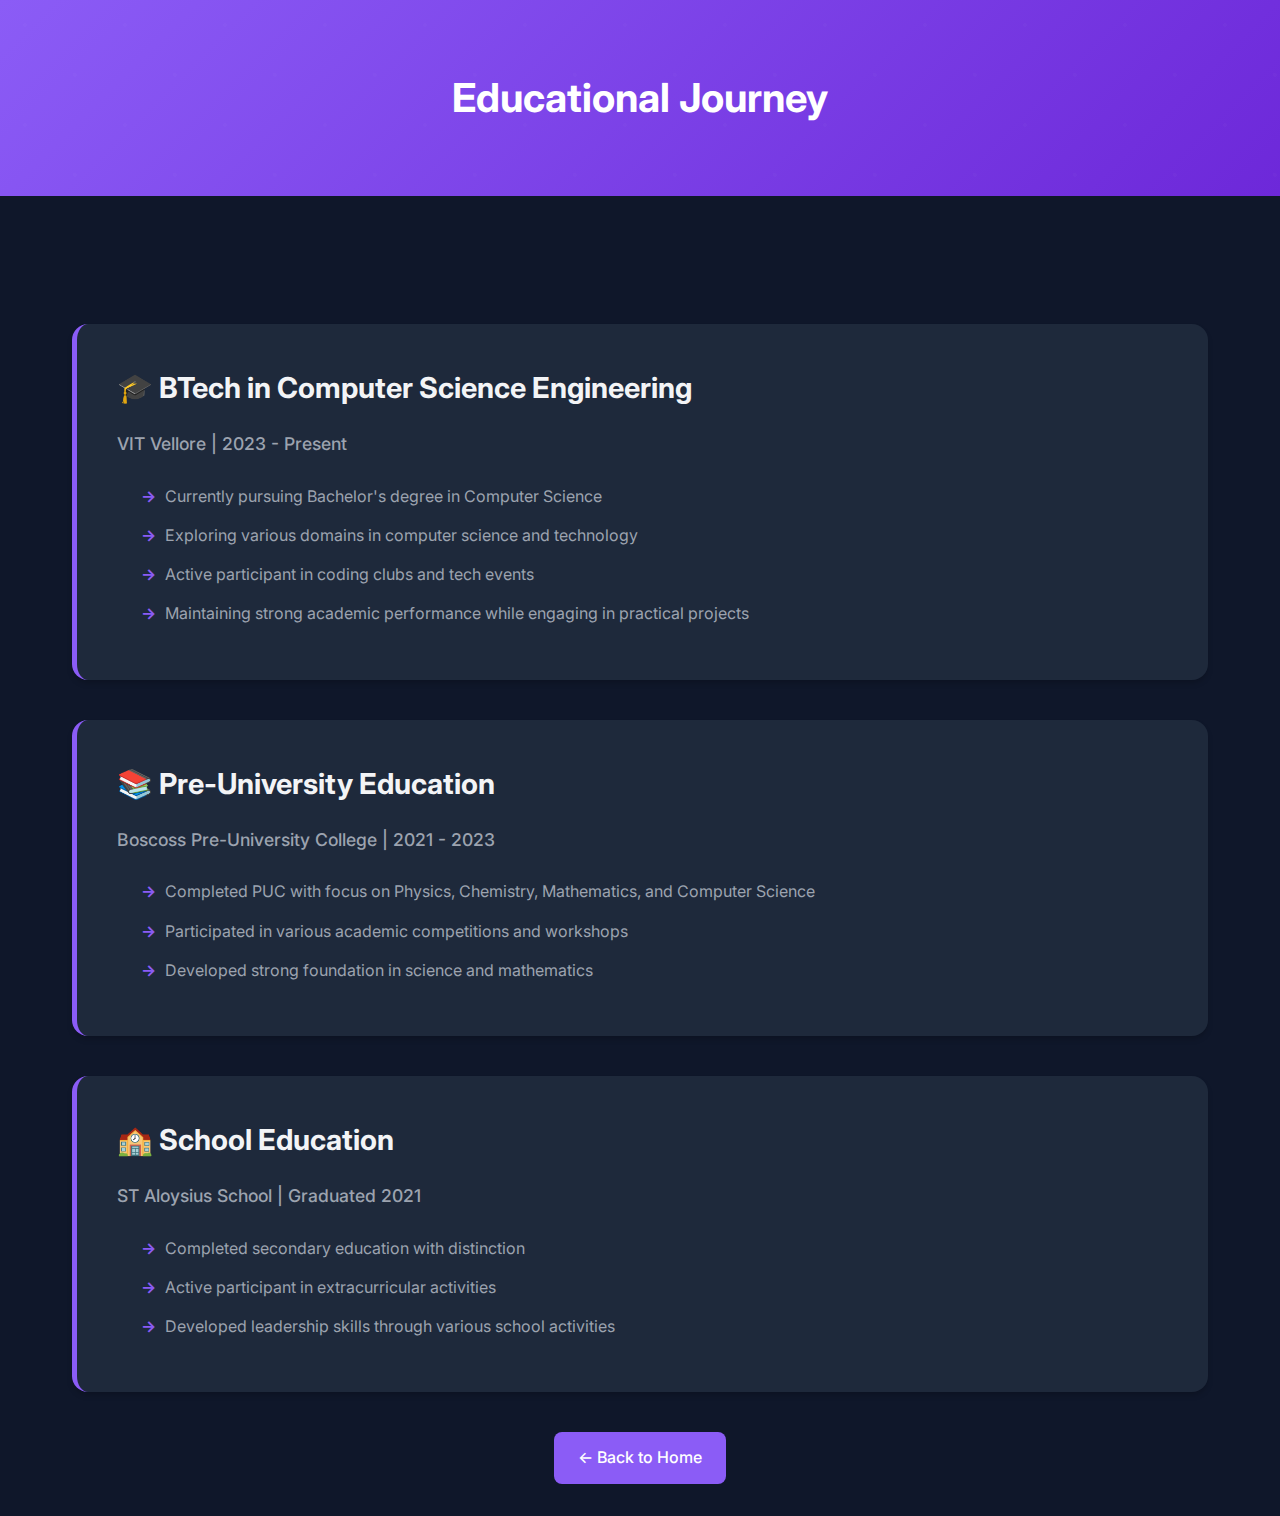
<file: Education.html>
<!DOCTYPE html>
<html lang="en">
  <head>
    <meta charset="UTF-8" />
    <meta name="viewport" content="width=device-width, initial-scale=1.0" />
    <title>Om Tilva - Education</title>
    <link
      href="https://fonts.googleapis.com/css2?family=Inter:wght@400;500;600;700;800&display=swap"
      rel="stylesheet"
    />
    <link rel="stylesheet" href="./main.css" />
    <link rel="stylesheet" href="./education.css" />
  </head>
  <body>
    <header class="header">
      <h1>Educational Journey</h1>
    </header>
    <div class="container">
      <div class="education-card">
        <h2>🎓 BTech in Computer Science Engineering</h2>
        <p>VIT Vellore | 2023 - Present</p>
        <ul>
          <li>Currently pursuing Bachelor's degree in Computer Science</li>
          <li>Exploring various domains in computer science and technology</li>
          <li>Active participant in coding clubs and tech events</li>
          <li>
            Maintaining strong academic performance while engaging in practical
            projects
          </li>
        </ul>
      </div>
      <div class="education-card">
        <h2>📚 Pre-University Education</h2>
        <p>Boscoss Pre-University College | 2021 - 2023</p>
        <ul>
          <li>
            Completed PUC with focus on Physics, Chemistry, Mathematics, and
            Computer Science
          </li>
          <li>Participated in various academic competitions and workshops</li>
          <li>Developed strong foundation in science and mathematics</li>
        </ul>
      </div>
      <div class="education-card">
        <h2>🏫 School Education</h2>
        <p>ST Aloysius School | Graduated 2021</p>
        <ul>
          <li>Completed secondary education with distinction</li>
          <li>Active participant in extracurricular activities</li>
          <li>Developed leadership skills through various school activities</li>
        </ul>
      </div>
      <center>
        <a href="index.html" class="back-button">← Back to Home</a>
      </center>
    </div>
  </body>
</html>
</file>
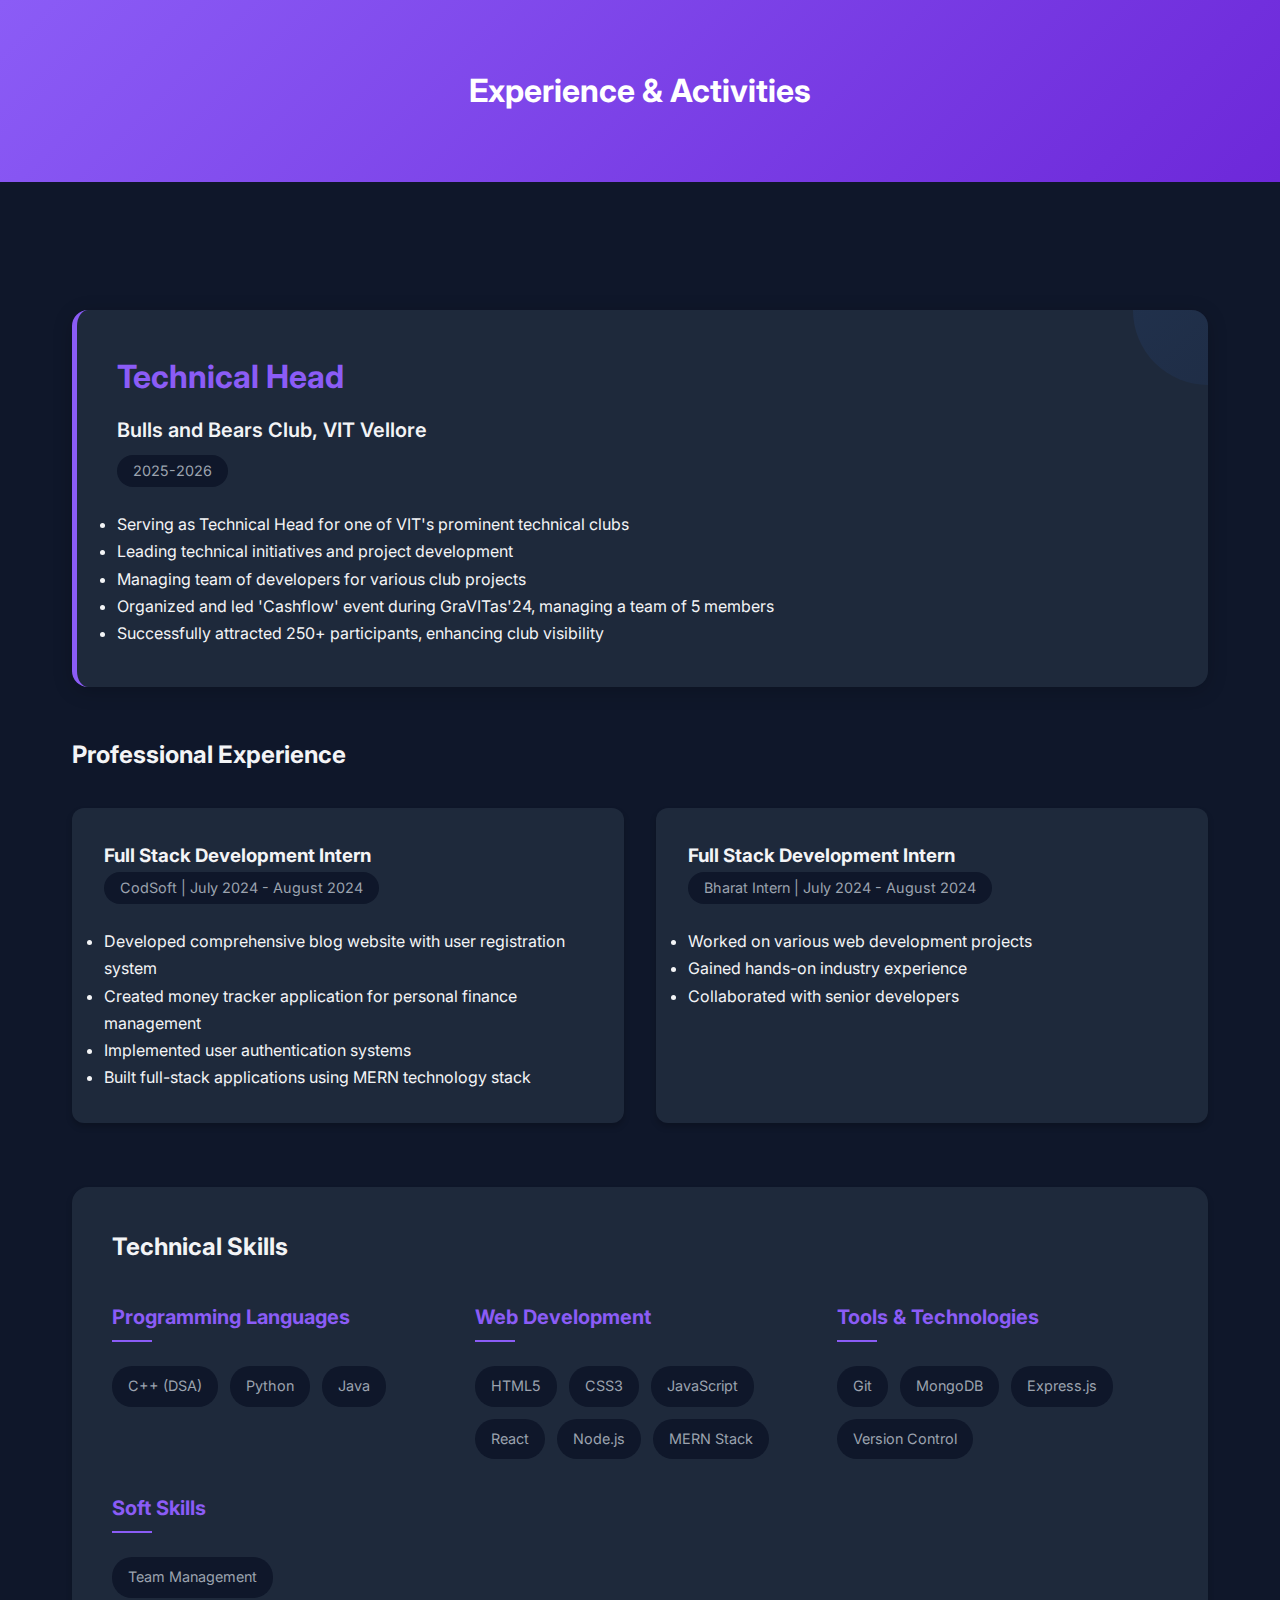
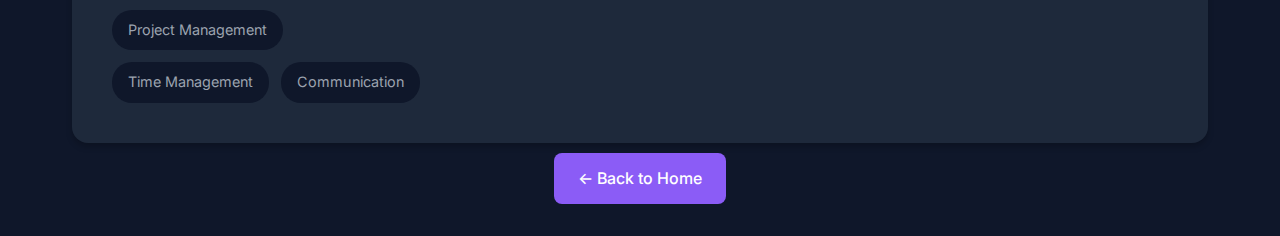
<file: Experience.html>
<!DOCTYPE html>
<html lang="en">
  <head>
    <meta charset="UTF-8" />
    <meta name="viewport" content="width=device-width, initial-scale=1.0" />
    <title>Om Tilva - Experience</title>
    <link
      href="https://fonts.googleapis.com/css2?family=Inter:wght@400;500;600;700;800&display=swap"
      rel="stylesheet"
    />
    <link rel="stylesheet" href="/main.css" />
    <link rel="stylesheet" href="/experience.css" />
  </head>
  <body>
    <header class="header">
      <h1>Experience & Activities</h1>
    </header>
    <div class="container">
      <div class="featured-role">
        <h2>Technical Head</h2>
        <div class="organization">Bulls and Bears Club, VIT Vellore</div>
        <div class="duration">2025-2026</div>
        <ul>
          <li>
            Serving as Technical Head for one of VIT's prominent technical clubs
          </li>
          <li>Leading technical initiatives and project development</li>
          <li>Managing team of developers for various club projects</li>
          <li>
            Organized and led 'Cashflow' event during GraVITas'24, managing a
            team of 5 members
          </li>
          <li>
            Successfully attracted 250+ participants, enhancing club visibility
          </li>
        </ul>
      </div>
      <div class="experience-section">
        <h2>Professional Experience</h2>
        <div class="experience-grid">
          <div class="experience-card">
            <h3>Full Stack Development Intern</h3>
            <div class="duration">CodSoft | July 2024 - August 2024</div>
            <ul>
              <li>
                Developed comprehensive blog website with user registration
                system
              </li>
              <li>
                Created money tracker application for personal finance
                management
              </li>
              <li>Implemented user authentication systems</li>
              <li>Built full-stack applications using MERN technology stack</li>
            </ul>
          </div>
          <div class="experience-card">
            <h3>Full Stack Development Intern</h3>
            <div class="duration">Bharat Intern | July 2024 - August 2024</div>
            <ul>
              <li>Worked on various web development projects</li>
              <li>Gained hands-on industry experience</li>
              <li>Collaborated with senior developers</li>
            </ul>
          </div>
        </div>
      </div>
      <div class="skills-section">
        <h2>Technical Skills</h2>
        <div class="skills-grid">
          <div class="skill-category">
            <h3>Programming Languages</h3>
            <div class="skill-tags">
              <span class="skill-tag">C++ (DSA)</span>
              <span class="skill-tag">Python</span>
              <span class="skill-tag">Java</span>
            </div>
          </div>
          <div class="skill-category">
            <h3>Web Development</h3>
            <div class="skill-tags">
              <span class="skill-tag">HTML5</span>
              <span class="skill-tag">CSS3</span>
              <span class="skill-tag">JavaScript</span>
              <span class="skill-tag">React</span>
              <span class="skill-tag">Node.js</span>
              <span class="skill-tag">MERN Stack</span>
            </div>
          </div>
          <div class="skill-category">
            <h3>Tools & Technologies</h3>
            <div class="skill-tags">
              <span class="skill-tag">Git</span>
              <span class="skill-tag">MongoDB</span>
              <span class="skill-tag">Express.js</span>
              <span class="skill-tag">Version Control</span>
            </div>
          </div>
          <div class="skill-category">
            <h3>Soft Skills</h3>
            <div class="skill-tags">
              <span class="skill-tag">Team Management</span>
              <span class="skill-tag">Project Management</span>
              <span class="skill-tag">Time Management</span>
              <span class="skill-tag">Communication</span>
            </div>
          </div>
        </div>
      </div>
      <center>
        <a href="index.html" class="back-button">← Back to Home</a>
      </center>
    </div>
  </body>
</html>
</file>
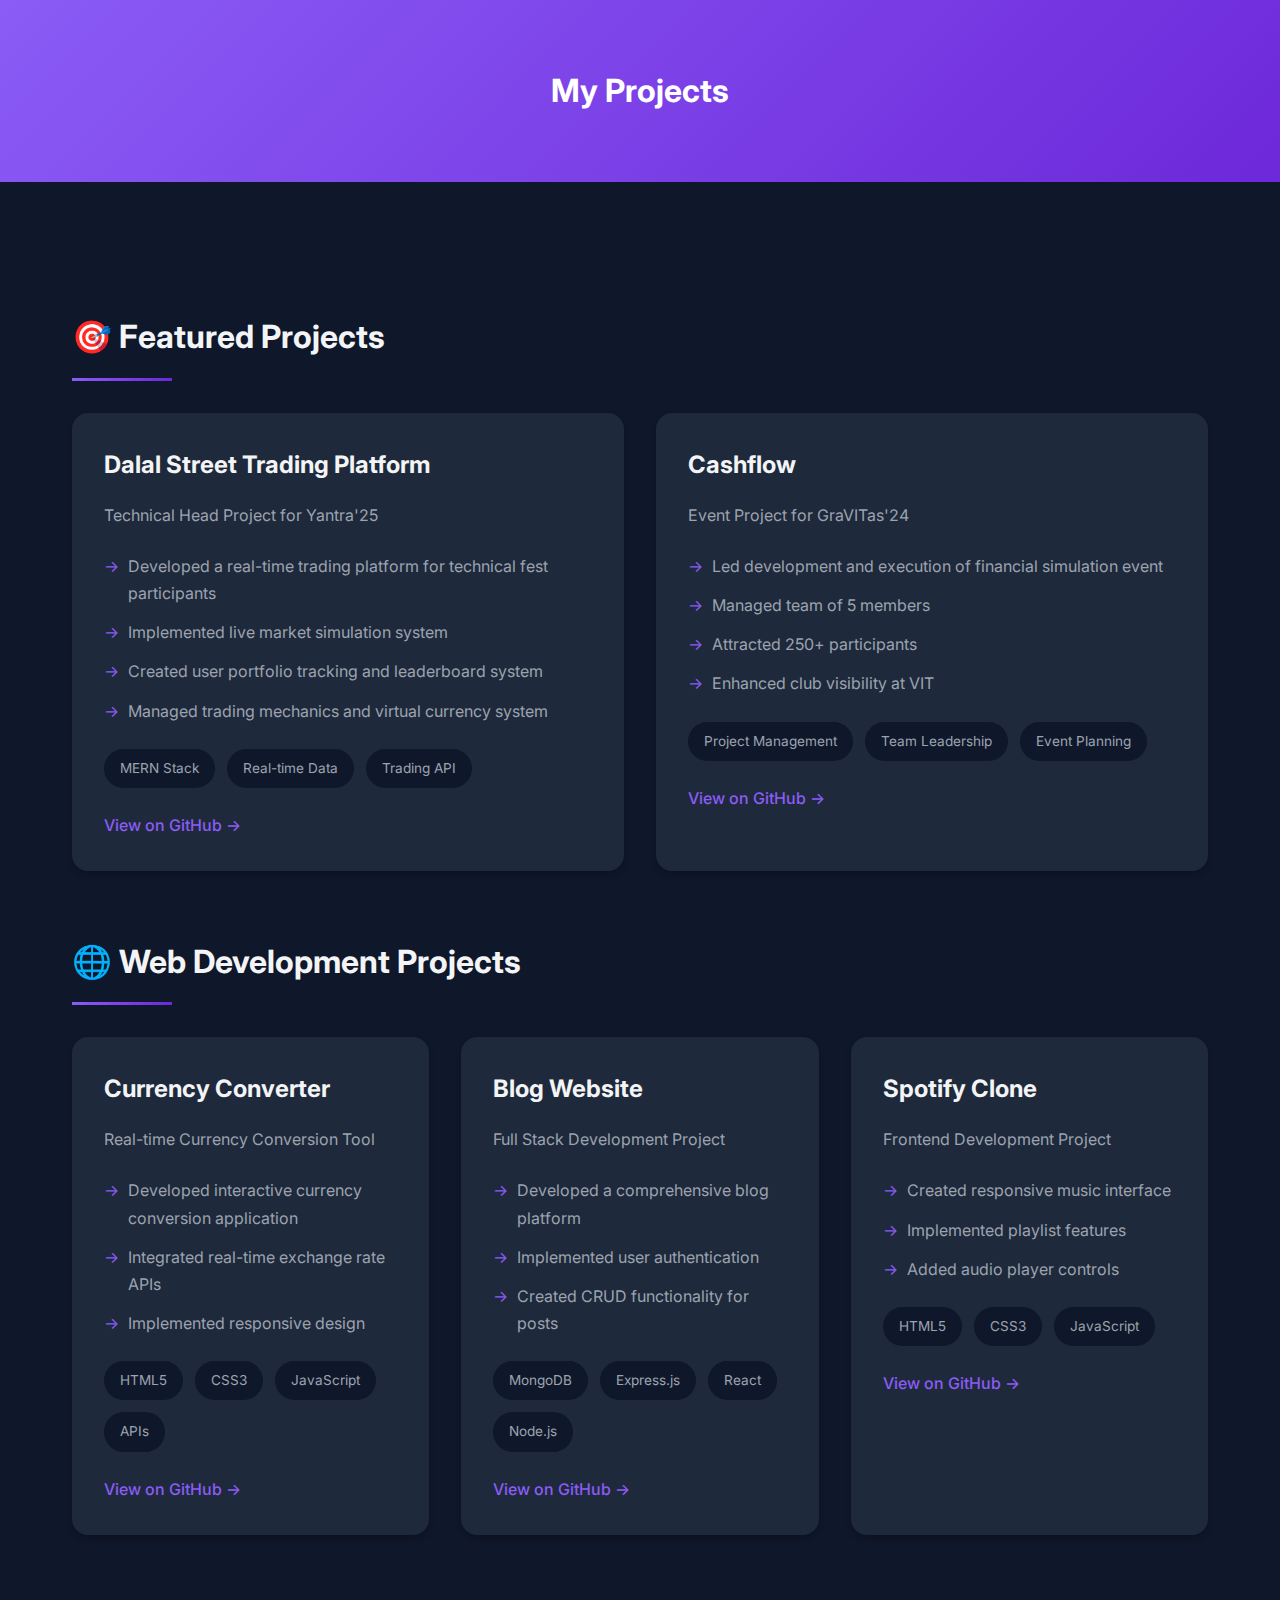
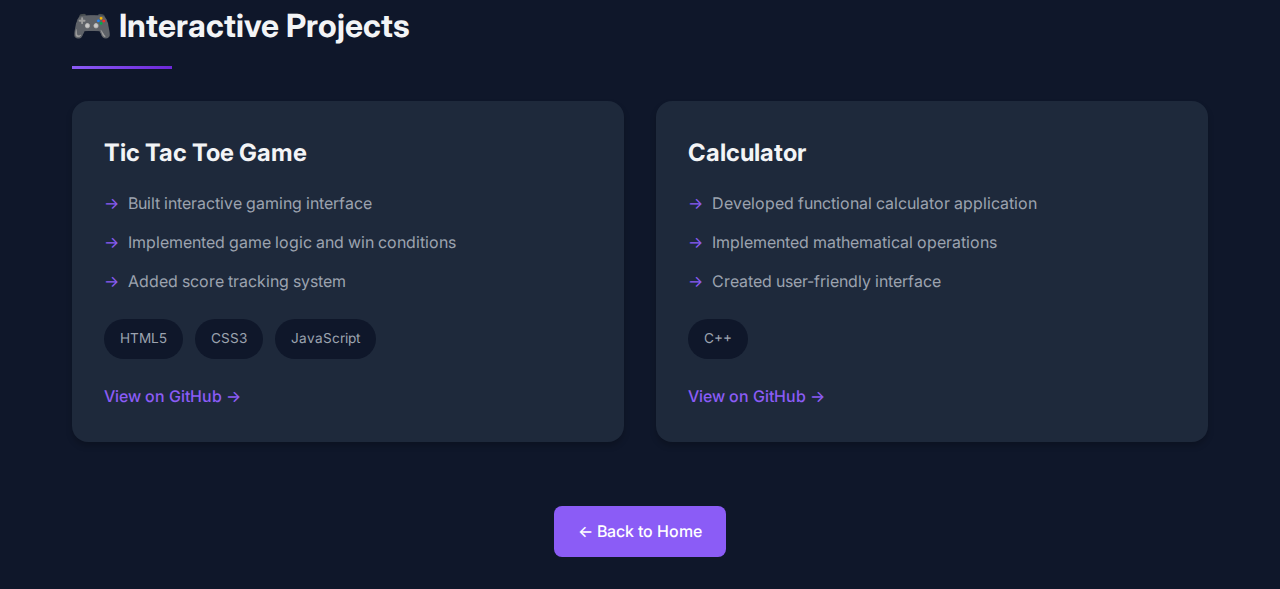
<file: Projects.html>
<!DOCTYPE html>
<htm lang="en">
  <head>
    <meta charset="UTF-8" />
    <meta name="viewport" content="width=device-width, initial-scale=1.0" />
    <title>Om Tilva - Projects</title>
    <link
      href="https://fonts.googleapis.com/css2?family=Inter:wght@400;500;600;700;800&display=swap"
      rel="stylesheet"
    />
    <link rel="stylesheet" href="./main.css" />
    <link rel="stylesheet" href="./projects.css" />
  </head>
  <body>
    <header class="header">
      <h1>My Projects</h1>
    </header>
    <div class="container">
      <div class="project-section">
        <h2>🎯 Featured Projects</h2>
        <div class="project-grid">
          <div class="project-card">
            <h3>Dalal Street Trading Platform</h3>
            <p>Technical Head Project for Yantra'25</p>
            <ul>
              <li>
                Developed a real-time trading platform for technical fest
                participants
              </li>
              <li>Implemented live market simulation system</li>
              <li>Created user portfolio tracking and leaderboard system</li>
              <li>Managed trading mechanics and virtual currency system</li>
            </ul>
            <div class="tech-tags">
              <span class="tech-tag">MERN Stack</span>
              <span class="tech-tag">Real-time Data</span>
              <span class="tech-tag">Trading API</span>
            </div>
            <a href="https://github.com/OmTilva" class="project-link"
              >View on GitHub →</a
            >
          </div>
          <div class="project-card">
            <h3>Cashflow</h3>
            <p>Event Project for GraVITas'24</p>
            <ul>
              <li>
                Led development and execution of financial simulation event
              </li>
              <li>Managed team of 5 members</li>
              <li>Attracted 250+ participants</li>
              <li>Enhanced club visibility at VIT</li>
            </ul>
            <div class="tech-tags">
              <span class="tech-tag">Project Management</span>
              <span class="tech-tag">Team Leadership</span>
              <span class="tech-tag">Event Planning</span>
            </div>
            <a href="https://github.com/OmTilva" class="project-link"
              >View on GitHub →</a
            >
          </div>
        </div>
      </div>
      <div class="project-section">
        <h2>🌐 Web Development Projects</h2>
        <div class="project-grid">
          <div class="project-card">
            <h3>Currency Converter</h3>
            <p>Real-time Currency Conversion Tool</p>
            <ul>
              <li>Developed interactive currency conversion application</li>
              <li>Integrated real-time exchange rate APIs</li>
              <li>Implemented responsive design</li>
            </ul>
            <div class="tech-tags">
              <span class="tech-tag">HTML5</span>
              <span class="tech-tag">CSS3</span>
              <span class="tech-tag">JavaScript</span>
              <span class="tech-tag">APIs</span>
            </div>
            <a href="https://github.com/OmTilva" class="project-link"
              >View on GitHub →</a
            >
          </div>
          <div class="project-card">
            <h3>Blog Website</h3>
            <p>Full Stack Development Project</p>
            <ul>
              <li>Developed a comprehensive blog platform</li>
              <li>Implemented user authentication</li>
              <li>Created CRUD functionality for posts</li>
            </ul>
            <div class="tech-tags">
              <span class="tech-tag">MongoDB</span>
              <span class="tech-tag">Express.js</span>
              <span class="tech-tag">React</span>
              <span class="tech-tag">Node.js</span>
            </div>
            <a href="https://github.com/OmTilva" class="project-link"
              >View on GitHub →</a
            >
          </div>
          <div class="project-card">
            <h3>Spotify Clone</h3>
            <p>Frontend Development Project</p>
            <ul>
              <li>Created responsive music interface</li>
              <li>Implemented playlist features</li>
              <li>Added audio player controls</li>
            </ul>
            <div class="tech-tags">
              <span class="tech-tag">HTML5</span>
              <span class="tech-tag">CSS3</span>
              <span class="tech-tag">JavaScript</span>
            </div>
            <a href="https://github.com/OmTilva" class="project-link"
              >View on GitHub →</a
            >
          </div>
        </div>
      </div>
      <div class="project-section">
        <h2>🎮 Interactive Projects</h2>
        <div class="project-grid">
          <div class="project-card">
            <h3>Tic Tac Toe Game</h3>
            <ul>
              <li>Built interactive gaming interface</li>
              <li>Implemented game logic and win conditions</li>
              <li>Added score tracking system</li>
            </ul>
            <div class="tech-tags">
              <span class="tech-tag">HTML5</span>
              <span class="tech-tag">CSS3</span>
              <span class="tech-tag">JavaScript</span>
            </div>
            <a href="https://github.com/OmTilva" class="project-link"
              >View on GitHub →</a
            >
          </div>
          <div class="project-card">
            <h3>Calculator</h3>
            <ul>
              <li>Developed functional calculator application</li>
              <li>Implemented mathematical operations</li>
              <li>Created user-friendly interface</li>
            </ul>
            <div class="tech-tags">
              <span class="tech-tag">C++</span>
            </div>
            <a href="https://github.com/OmTilva" class="project-link"
              >View on GitHub →</a
            >
          </div>
        </div>
      </div>
      <center>
        <a href="index.html" class="back-button">← Back to Home</a>
      </center>
    </div>
  </body>
</htm
</file>
<file: main.css>
:root {
  --primary-color: #8b5cf6;
  --secondary-color: #6d28d9;
  --text-primary: #f3f4f6;
  --text-secondary: #9ca3af;
  --bg-primary: #0f172a;
  --bg-secondary: #1e293b;
  --accent-gradient: linear-gradient(135deg, #8b5cf6 0%, #6d28d9 100%);
  --shadow-sm: 0 4px 6px -1px rgba(0, 0, 0, 0.2);
  --shadow-md: 0 8px 16px rgba(0, 0, 0, 0.3);
  --shadow-lg: 0 12px 24px rgba(0, 0, 0, 0.4);
}
* {
  margin: 0;
  padding: 0;
  box-sizing: border-box;
  font-family: "Inter", sans-serif;
}
body {
  background-color: var(--bg-primary);
  color: var(--text-primary);
  line-height: 1.7;
  min-height: 100vh;
}
.hero {
  background: var(--accent-gradient);
  min-height: 70vh;
  display: flex;
  flex-direction: column;
  align-items: center;
  justify-content: center;
  padding: 5rem 1rem;
  position: relative;
  overflow: hidden;
}
.hero::before {
  content: "";
  position: absolute;
  width: 200%;
  height: 200%;
  background: radial-gradient(
    circle,
    rgba(255, 255, 255, 0.08) 0%,
    transparent 70%
  );
  animation: rotate 7s linear infinite;
}
.hero img {
  width: 240px;
  height: 240px;
  border-radius: 50%;
  border: 6px solid rgba(255, 255, 255, 0.15);
  margin-bottom: 2.5rem;
  object-fit: cover;
  position: relative;
  z-index: 1;
  box-shadow: var(--shadow-lg);
  transition: all 0.4s cubic-bezier(0.4, 0, 0.2, 1);
}
.hero img:hover {
  transform: scale(1.05) translateY(-5px);
  border-color: rgba(255, 255, 255, 0.25);
  box-shadow: var(--shadow-lg), 0 0 40px rgba(139, 92, 246, 0.3);
}
.hero h1 {
  font-size: 4rem;
  font-weight: 800;
  color: #f8fafc;
  margin-bottom: 1.25rem;
  position: relative;
  z-index: 1;
  text-shadow: 0 2px 4px rgba(0, 0, 0, 0.2);
}
.hero p {
  font-size: 1.35rem;
  color: #e2e8f0;
  position: relative;
  z-index: 1;
  max-width: 600px;
  text-align: center;
  line-height: 1.6;
  text-shadow: 0 1px 2px rgba(0, 0, 0, 0.1);
}
.nav-container {
  position: relative;
  max-width: 1200px;
  margin: 0 auto;
  padding: 0 1rem;
}
.nav {
  background: var(--bg-secondary);
  padding: 1.75rem;
  border-radius: 16px;
  box-shadow: var(--shadow-lg);
  position: absolute;
  top: 87vh;
  left: 50%;
  transform: translateX(-50%) translateY(-50%);
  z-index: 100;
  display: flex;
  justify-content: center;
  gap: 3rem;
  backdrop-filter: blur(10px);
  min-width: 600px;
  border: 1px solid rgba(255, 255, 255, 0.05);
}
.nav a {
  color: var(--text-primary);
  text-decoration: none;
  font-weight: 600;
  padding: 0.75rem 1.5rem;
  border-radius: 8px;
  transition: all 0.3s cubic-bezier(0.4, 0, 0.2, 1);
  position: relative;
  letter-spacing: 0.3px;
}
.nav a::after {
  content: "";
  position: absolute;
  bottom: -2px;
  left: 0;
  width: 0;
  height: 2px;
  background: var(--accent-gradient);
  transition: width 0.3s ease;
}
.nav a:hover {
  color: var(--primary-color);
}
.nav a:hover::after {
  width: 100%;
}
.container {
  max-width: 1200px;
  margin: 6rem auto 0;
  padding: 2rem;
}
.section {
  background: var(--bg-secondary);
  padding: 3rem;
  border-radius: 20px;
  box-shadow: var(--shadow-md);
  margin-bottom: 3rem;
  transition: all 0.4s cubic-bezier(0.4, 0, 0.2, 1);
  border: 1px solid rgba(255, 255, 255, 0.05);
}
.section:hover {
  transform: translateY(-5px);
  box-shadow: var(--shadow-lg);
  border-color: rgba(255, 255, 255, 0.1);
}
.section h2 {
  color: var(--text-primary);
  margin-bottom: 2rem;
  font-size: 2rem;
  position: relative;
  padding-bottom: 1rem;
  letter-spacing: -0.5px;
}
.section h2::after {
  content: "";
  position: absolute;
  bottom: 0;
  left: 0;
  width: 80px;
  height: 3px;
  background: var(--accent-gradient);
  border-radius: 3px;
}
.footer {
  background: #0a1429;
  color: white;
  padding: 5rem 2rem;
  text-align: center;
  margin-top: 6rem;
  border-top: 1px solid rgba(255, 255, 255, 0.05);
}
.social-links {
  display: flex;
  justify-content: center;
  gap: 2.5rem;
  margin-top: 2.5rem;
}
.social-links a {
  opacity: 0.8;
  transition: all 0.4s cubic-bezier(0.4, 0, 0.2, 1);
  padding: 0.5rem;
}
.social-links a:hover {
  opacity: 1;
  transform: translateY(-5px);
}
.social-links img {
  width: 40px;
  height: 40px;
  border-radius: 12px;
  filter: drop-shadow(0 4px 6px rgba(0, 0, 0, 0.1));
}
@keyframes rotate {
  from {
    transform: rotate(0deg);
  }
  to {
    transform: rotate(360deg);
  }
}
@media (max-width: 768px) {
  .hero h1 {
    font-size: 2.75rem;
  }
  .hero p {
    font-size: 1.2rem;
    padding: 0 1rem;
  }
  .nav-container {
    padding: 0 1rem;
  }
  .nav {
    flex-direction: row;
    align-items: center;
    gap: 0.5rem;
    top: 40vh;
    min-width: unset;
    width: 100%;
    padding: 1rem;
    position: relative;
    transform: translateY(-50%);
    top: 0;
    left: 0;
    font-size: 0.9rem;
    overflow: hidden;
  }
  .container {
    padding: 1rem;
    margin-top: 3rem;
  }
  .section {
    padding: 2rem;
  }
}
</file>
<file: education.css>
.header {
  background: linear-gradient(
    135deg,
    var(--primary-color) 0%,
    var(--secondary-color) 100%
  );
  padding: 4rem 2rem;
  text-align: center;
  margin-bottom: 4rem;
  position: relative;
  overflow: hidden;
}
.header::before {
  content: "";
  position: absolute;
  top: 0;
  left: 0;
  right: 0;
  bottom: 0;
  background-image: radial-gradient(
      circle at 25px 25px,
      rgba(255, 255, 255, 0.1) 2%,
      transparent 0%
    ),
    radial-gradient(
      circle at 75px 75px,
      rgba(255, 255, 255, 0.1) 2%,
      transparent 0%
    );
  background-size: 100px 100px;
  opacity: 0.2;
}
.header h1 {
  color: white;
  font-size: 2.5rem;
  position: relative;
  z-index: 1;
}
.education-card {
  background: var(--bg-secondary);
  padding: 2.5rem;
  border-radius: 16px;
  box-shadow: 0 4px 6px -1px rgba(0, 0, 0, 0.2);
  margin-bottom: 2.5rem;
  transition: all 0.3s ease;
  border-left: 5px solid var(--primary-color);
}
.education-card:hover {
  transform: translateY(-5px);
  box-shadow: 0 8px 16px -2px rgba(0, 0, 0, 0.3);
}
.education-card h2 {
  color: var(--text-primary);
  margin-bottom: 1rem;
  font-size: 1.8rem;
  display: flex;
  align-items: center;
  gap: 0.5rem;
}
.education-card p {
  color: var(--text-secondary);
  font-size: 1.1rem;
  margin-bottom: 1.5rem;
  font-weight: 500;
}
.education-card ul {
  list-style: none;
  margin-left: 1.5rem;
}
.education-card li {
  margin-bottom: 0.75rem;
  position: relative;
  padding-left: 1.5rem;
  color: var(--text-secondary);
}
.education-card li::before {
  content: "→";
  color: var(--primary-color);
  position: absolute;
  left: 0;
  font-weight: bold;
}
.back-button {
  display: inline-flex;
  align-items: center;
  gap: 0.5rem;
  padding: 0.75rem 1.5rem;
  background-color: var(--primary-color);
  color: white;
  text-decoration: none;
  border-radius: 8px;
  font-weight: 500;
  transition: all 0.3s ease;
}
.back-button:hover {
  background-color: var(--secondary-color);
  transform: translateY(-2px);
}
@media (max-width: 768px) {
  .education-card {
    padding: 1.5rem;
  }
  .header {
    padding: 3rem 1rem;
  }
}
</file>
<file: experience.css>
:root {
  --gradient-start: rgba(59, 130, 246, 0.1);
  --gradient-end: rgba(37, 99, 235, 0.05);
}
.header {
  background: linear-gradient(
    135deg,
    var(--primary-color) 0%,
    var(--secondary-color) 100%
  );
  padding: 4rem 2rem;
  text-align: center;
  margin-bottom: 4rem;
  position: relative;
  overflow: hidden;
  color: white;
}
.featured-role {
  background: var(--bg-secondary);
  border-radius: 16px;
  box-shadow: 0 4px 20px rgba(0, 0, 0, 0.2);
  padding: 2.5rem;
  margin-bottom: 3rem;
  border-left: 5px solid var(--primary-color);
  position: relative;
  overflow: hidden;
}
.featured-role::before {
  content: "";
  position: absolute;
  top: 0;
  right: 0;
  width: 150px;
  height: 150px;
  background: linear-gradient(
    135deg,
    var(--gradient-start),
    var(--gradient-end)
  );
  border-radius: 50%;
  transform: translate(50%, -50%);
  z-index: 0;
}
.featured-role h2 {
  color: var(--primary-color);
  font-size: 2rem;
  margin-bottom: 0.5rem;
  position: relative;
}
.organization {
  font-size: 1.25rem;
  font-weight: 600;
  color: var(--text-primary);
  margin-bottom: 0.5rem;
}
.duration {
  color: var(--text-secondary);
  font-size: 0.9rem;
  margin-bottom: 1.5rem;
  display: inline-block;
  padding: 0.25rem 1rem;
  background: var(--bg-primary);
  border-radius: 20px;
}
.experience-section {
  margin-bottom: 4rem;
}
.experience-grid {
  display: grid;
  grid-template-columns: repeat(auto-fit, minmax(300px, 1fr));
  gap: 2rem;
  margin-top: 2rem;
}
.experience-card {
  background: var(--bg-secondary);
  padding: 2rem;
  border-radius: 12px;
  box-shadow: 0 4px 6px rgba(0, 0, 0, 0.2);
  transition: all 0.3s ease;
  position: relative;
  overflow: hidden;
}
.experience-card::after {
  content: "";
  position: absolute;
  top: 0;
  left: 0;
  right: 0;
  height: 4px;
  background: linear-gradient(
    90deg,
    var(--primary-color),
    var(--secondary-color)
  );
  opacity: 0;
  transition: opacity 0.3s ease;
}
.experience-card:hover {
  transform: translateY(-5px);
  box-shadow: 0 8px 16px rgba(0, 0, 0, 0.3);
}
.experience-card:hover::after {
  opacity: 1;
}
.skills-section {
  background: var(--bg-secondary);
  padding: 2.5rem;
  border-radius: 16px;
  box-shadow: 0 4px 6px rgba(0, 0, 0, 0.2);
}
.skills-grid {
  display: grid;
  grid-template-columns: repeat(auto-fit, minmax(250px, 1fr));
  gap: 2rem;
  margin-top: 2rem;
}
.skill-category h3 {
  color: var(--primary-color);
  margin-bottom: 1.5rem;
  font-size: 1.25rem;
  position: relative;
  padding-bottom: 0.5rem;
}
.skill-category h3::after {
  content: "";
  position: absolute;
  bottom: 0;
  left: 0;
  width: 40px;
  height: 2px;
  background: var(--primary-color);
}
.skill-tags {
  display: flex;
  flex-wrap: wrap;
  gap: 0.75rem;
}
.skill-tag {
  background: var(--bg-primary);
  padding: 0.5rem 1rem;
  border-radius: 20px;
  font-size: 0.9rem;
  color: var(--text-secondary);
  transition: all 0.3s ease;
}
.skill-tag:hover {
  background: var(--primary-color);
  color: white;
  transform: translateY(-2px);
}
.back-button {
  display: inline-flex;
  align-items: center;
  gap: 0.5rem;
  margin-top: 10px;
  padding: 0.75rem 1.5rem;
  background-color: var(--primary-color);
  color: white;
  text-decoration: none;
  border-radius: 8px;
  font-weight: 500;
  transition: all 0.3s ease;
}
.back-button:hover {
  background-color: var(--secondary-color);
  transform: translateY(-2px);
}
@media (max-width: 768px) {
  .experience-grid {
    grid-template-columns: 1fr;
  }
  .skills-grid {
    grid-template-columns: 1fr;
  }
  .featured-role {
    padding: 1.5rem;
  }
}
</file>
<file: projects.css>
.header {
  background: linear-gradient(
    135deg,
    var(--primary-color) 0%,
    var(--secondary-color) 100%
  );
  padding: 4rem 2rem;
  text-align: center;
  margin-bottom: 4rem;
  position: relative;
  overflow: hidden;
  color: white;
}
.project-section {
  margin-bottom: 4rem;
}
.project-section h2 {
  color: var(--text-primary);
  margin-bottom: 2rem;
  font-size: 2rem;
  position: relative;
  padding-bottom: 1rem;
  display: flex;
  align-items: center;
  gap: 0.75rem;
}
.project-section h2::after {
  content: "";
  position: absolute;
  bottom: 0;
  left: 0;
  width: 100px;
  height: 3px;
  background: linear-gradient(
    90deg,
    var(--primary-color),
    var(--secondary-color)
  );
}
.project-grid {
  display: grid;
  grid-template-columns: repeat(auto-fit, minmax(320px, 1fr));
  gap: 2rem;
  margin-bottom: 3rem;
}
.project-card {
  background: var(--bg-secondary);
  padding: 2rem;
  border-radius: 16px;
  box-shadow: 0 4px 6px rgba(0, 0, 0, 0.2);
  transition: all 0.3s ease;
  position: relative;
  overflow: hidden;
}
.project-card::before {
  content: "";
  position: absolute;
  top: 0;
  left: 0;
  right: 0;
  height: 4px;
  background: linear-gradient(
    90deg,
    var(--primary-color),
    var(--secondary-color)
  );
  opacity: 0;
  transition: opacity 0.3s ease;
}
.project-card:hover {
  transform: translateY(-5px);
  box-shadow: 0 8px 16px rgba(0, 0, 0, 0.3);
}
.project-card:hover::before {
  opacity: 1;
}
.project-card h3 {
  color: var(--text-primary);
  font-size: 1.5rem;
  margin-bottom: 1rem;
}
.project-card p {
  color: var(--text-secondary);
  margin-bottom: 1.5rem;
  font-size: 1rem;
}
.project-card ul {
  list-style: none;
  margin-bottom: 1.5rem;
}
.project-card li {
  margin-bottom: 0.75rem;
  padding-left: 1.5rem;
  position: relative;
  color: var(--text-secondary);
}
.project-card li::before {
  content: "→";
  color: var(--primary-color);
  position: absolute;
  left: 0;
}
.tech-tags {
  display: flex;
  flex-wrap: wrap;
  gap: 0.75rem;
  margin: 1.5rem 0;
}
.tech-tag {
  background: var(--bg-primary);
  padding: 0.5rem 1rem;
  border-radius: 20px;
  font-size: 0.85rem;
  color: var(--text-secondary);
  transition: all 0.3s ease;
}
.tech-tag:hover {
  background: var(--primary-color);
  color: white;
  transform: translateY(-2px);
}
.project-link {
  display: inline-flex;
  align-items: center;
  gap: 0.5rem;
  color: var(--primary-color);
  text-decoration: none;
  font-weight: 500;
  transition: all 0.3s ease;
}
.project-link:hover {
  gap: 0.75rem;
  color: var(--secondary-color);
}
.back-button {
  display: inline-flex;
  align-items: center;
  gap: 0.5rem;
  padding: 0.75rem 1.5rem;
  background-color: var(--primary-color);
  color: white;
  text-decoration: none;
  border-radius: 8px;
  font-weight: 500;
  transition: all 0.3s ease;
}
.back-button:hover {
  background-color: var(--secondary-color);
  transform: translateY(-2px);
}
@media (max-width: 768px) {
  .project-grid {
    grid-template-columns: 1fr;
  }
  .project-card {
    padding: 1.5rem;
  }
}
</file>
